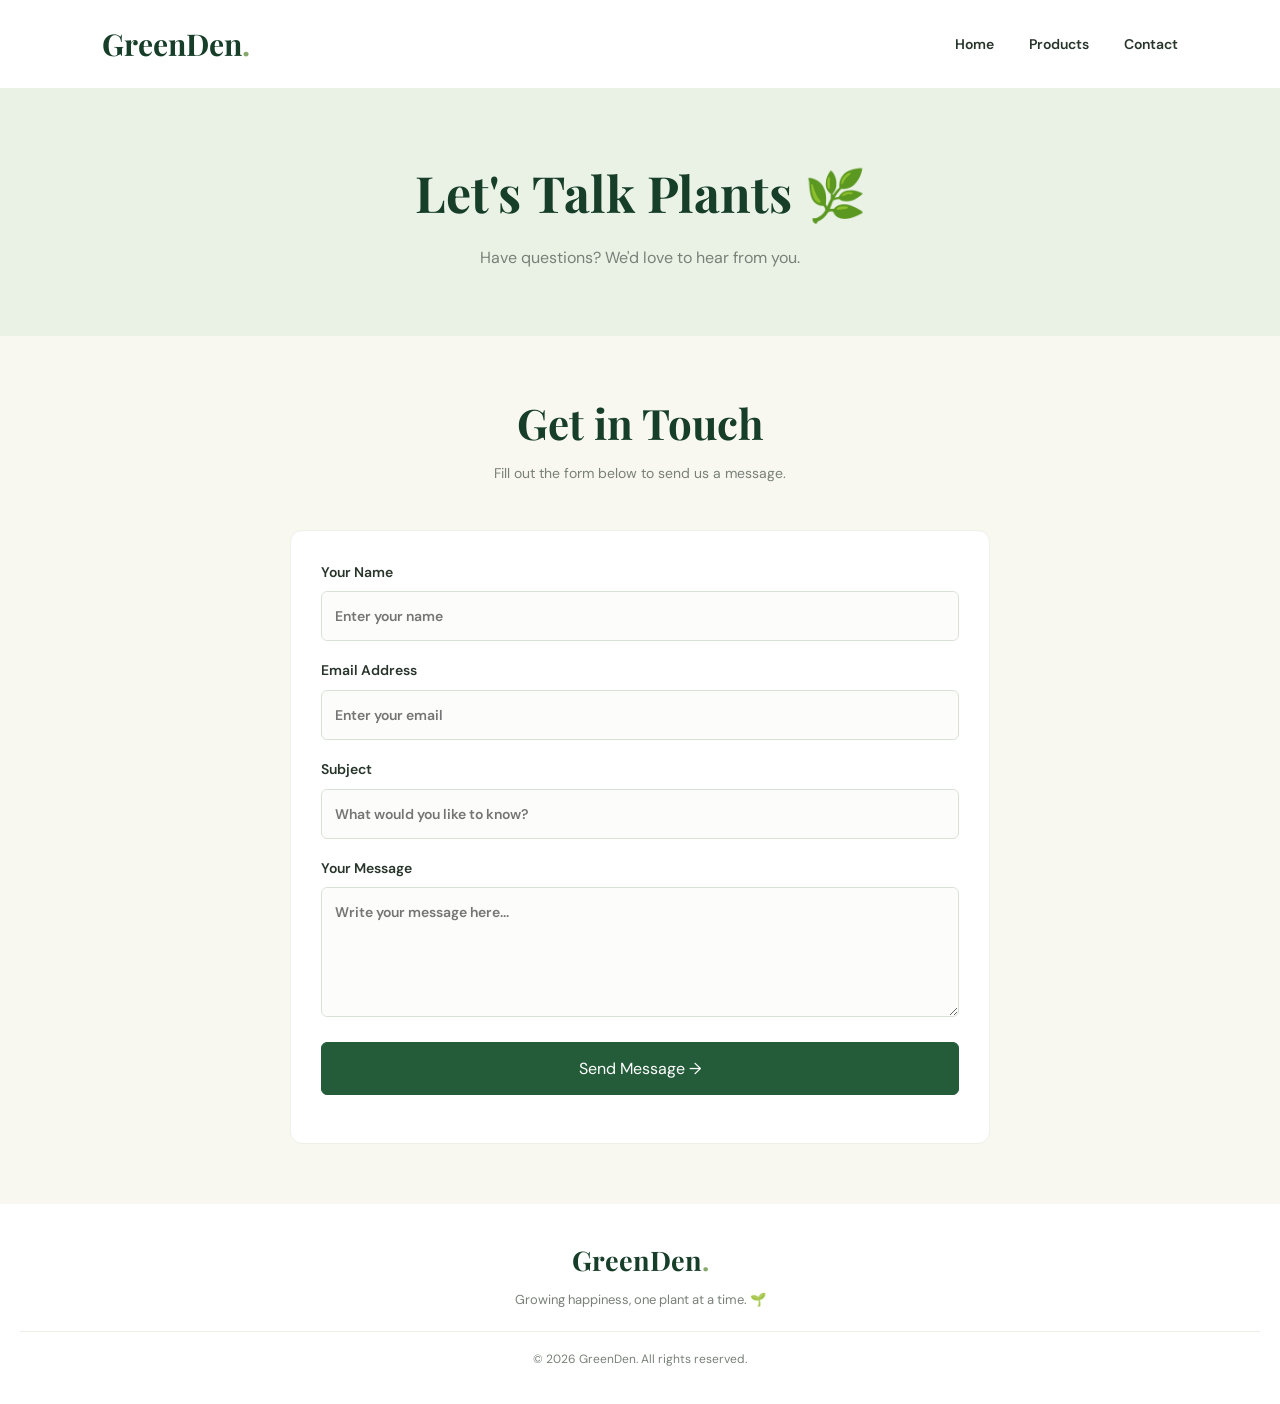
<file: contact.html>
<!DOCTYPE html>
<html lang="en">
<head>
    <meta charset="UTF-8">
    <meta name="viewport" content="width=device-width, initial-scale=1.0">
    <title>Contact Us | GreenDen</title>
    <link rel="stylesheet" href="style.css">
</head>

<body>

    <header class="navbar">
        <a href="index.html" class="logo">GreenDen<span>.</span></a>

        <nav>
            <a href="index.html">Home</a>
            <a href="products.html">Products</a>
            <a href="contact.html">Contact</a>
        </nav>
    </header>

    <section class="page-banner">
        <h1>Let's Talk Plants 🌿</h1>
        <p>Have questions? We'd love to hear from you.</p>
    </section>

    <main class="contact-container">

        <div class="section-heading">
            <h2>Get in Touch</h2>
            <p>Fill out the form below to send us a message.</p>
        </div>

        <form class="contact-form" id="contactForm">

            <label>
                Your Name
                <input
                    type="text"
                    name="name"
                    placeholder="Enter your name"
                    required
                >
            </label>

            <label>
                Email Address
                <input
                    type="email"
                    name="email"
                    placeholder="Enter your email"
                    required
                >
            </label>

            <label>
                Subject
                <input
                    type="text"
                    name="subject"
                    placeholder="What would you like to know?"
                    required
                >
            </label>

            <label>
                Your Message
                <textarea
                    name="message"
                    placeholder="Write your message here..."
                    required
                ></textarea>
            </label>

            <button type="submit" class="btn primary-btn">
                Send Message →
            </button>

            <p id="formMessage" role="status" aria-live="polite"></p>

        </form>

    </main>

    <footer>
        <a href="index.html" class="logo">GreenDen<span>.</span></a>
        <p>Growing happiness, one plant at a time. 🌱</p>
        <p class="copyright">© 2026 GreenDen. All rights reserved.</p>
    </footer>

    <script>
        const contactForm = document.getElementById("contactForm");
        const formMessage = document.getElementById("formMessage");

        contactForm.addEventListener("submit", function(event) {
            event.preventDefault();

            formMessage.textContent =
                "Thank you! Your form has been checked successfully.";

            formMessage.style.color = "#245c3a";

            contactForm.reset();
        });
    </script>

</body>
</html>
</file>
<file: style.css>
/* Google Font */
@import url('https://fonts.googleapis.com/css2?family=DM+Sans:wght@400;500;600;700&family=Playfair+Display:wght@500;600;700&display=swap');

/* Reset */
* {
    margin: 0;
    padding: 0;
    box-sizing: border-box;
}

:root {
    --green: #245c3a;
    --dark-green: #173e29;
    --light-green: #eaf2e6;
    --cream: #f8f8f1;
    --text: #28352b;
    --muted: #788078;
    --white: #ffffff;
}

html {
    scroll-behavior: smooth;
}

body {
    font-family: 'DM Sans', sans-serif;
    background-color: var(--cream);
    color: var(--text);
    line-height: 1.6;
}

a {
    text-decoration: none;
    color: inherit;
}

img {
    display: block;
    max-width: 100%;
}

/* Navbar */
.navbar {
    width: 100%;
    min-height: 85px;
    padding: 20px 8%;
    display: flex;
    justify-content: space-between;
    align-items: center;
    background: var(--white);
}

.logo {
    font-family: 'Playfair Display', serif;
    font-size: 30px;
    font-weight: 700;
    color: var(--dark-green);
}

.logo span {
    color: #86a96b;
}

.navbar nav {
    display: flex;
    gap: 35px;
}

.navbar nav a {
    font-size: 14px;
    font-weight: 600;
    transition: color 0.3s ease;
}

.navbar nav a:hover {
    color: #709858;
}

/* Hero Section */
.hero {
    padding: 75px 8%;
    display: grid;
    grid-template-columns: 1fr 0.9fr;
    align-items: center;
    gap: 65px;
    overflow: hidden;
}

.hero-content {
    max-width: 580px;
}

.tagline {
    color: #709858;
    font-size: 12px;
    font-weight: 700;
    letter-spacing: 3px;
    margin-bottom: 20px;
}

.hero h1 {
    font-family: 'Playfair Display', serif;
    font-size: clamp(42px, 5vw, 68px);
    line-height: 1.15;
    font-weight: 600;
    color: var(--dark-green);
    margin-bottom: 22px;
}

.hero h1 span,
.section-heading h2 span {
    color: #86a96b;
}

.hero-description {
    color: var(--muted);
    font-size: 16px;
    line-height: 1.9;
    max-width: 460px;
    margin-bottom: 30px;
}

.hero-buttons {
    display: flex;
    flex-wrap: wrap;
    gap: 14px;
}

.btn {
    display: inline-block;
    padding: 13px 23px;
    border-radius: 6px;
    font-size: 14px;
    font-weight: 600;
    transition: all 0.3s ease;
}

.primary-btn {
    color: var(--white);
    background: var(--green);
    border: 1px solid var(--green);
}

.primary-btn:hover {
    background: var(--dark-green);
    transform: translateY(-2px);
}

.secondary-btn {
    color: var(--green);
    border: 1px solid #b9cbb4;
    background: transparent;
}

.secondary-btn:hover {
    background: var(--light-green);
}

.hero-stats {
    display: flex;
    flex-wrap: wrap;
    gap: 38px;
    margin-top: 48px;
}

.hero-stats h3 {
    color: var(--dark-green);
    font-size: 24px;
}

.hero-stats p {
    color: var(--muted);
    font-size: 12px;
}

/* Hero Image */
.hero-image {
    position: relative;
    padding: 0 0 25px 25px;
}

.hero-image::before {
    content: "";
    position: absolute;
    top: -20px;
    right: -20px;
    width: 75%;
    height: 85%;
    background: #dce9d4;
    border-radius: 48% 48% 8px 8px;
    z-index: -1;
}

.hero-image > img {
    width: 100%;
    height: 440px;
    object-fit: cover;
    border-radius: 48% 48% 8px 8px;
}

.image-label {
    position: absolute;
    bottom: 0;
    left: 0;
    display: flex;
    align-items: center;
    gap: 13px;
    padding: 17px 22px;
    background: var(--white);
    border-radius: 10px;
    box-shadow: 0 10px 35px #203c2415;
}

.image-label > span {
    font-size: 28px;
}

.image-label strong {
    font-size: 13px;
}

.image-label p {
    font-size: 11px;
    color: var(--muted);
}

/* Features */
.features {
    padding: 35px 8%;
    display: grid;
    grid-template-columns: repeat(3, 1fr);
    gap: 20px;
    background: var(--white);
}

.feature-card {
    padding: 25px;
    border-right: 1px solid #edf0e9;
}

.feature-card:last-child {
    border-right: none;
}

.feature-card > span {
    font-size: 30px;
}

.feature-card h3 {
    color: var(--dark-green);
    font-size: 17px;
    margin: 10px 0 6px;
}

.feature-card p {
    color: var(--muted);
    font-size: 13px;
}

/* Product Section */
.products-section {
    padding: 90px 8%;
}

.section-heading {
    text-align: center;
    margin-bottom: 45px;
}

.section-heading .tagline {
    margin-bottom: 10px;
}

.section-heading h2 {
    font-family: 'Playfair Display', serif;
    color: var(--dark-green);
    font-size: clamp(28px, 4vw, 42px);
    line-height: 1.3;
    margin-bottom: 12px;
}

.section-heading > p:last-child {
    color: var(--muted);
    font-size: 14px;
}

.product-grid {
    display: grid;
    grid-template-columns: repeat(3, minmax(0, 1fr));
    gap: 28px;
}

.product-card {
    background: var(--white);
    border-radius: 12px;
    overflow: hidden;
    border: 1px solid #edf0e9;
    transition: transform 0.3s ease, box-shadow 0.3s ease;
}

.product-card:hover {
    transform: translateY(-7px);
    box-shadow: 0 15px 35px #203c2412;
}

.product-card > img {
    width: 100%;
    height: 250px;
    object-fit: cover;
    background: var(--light-green);
}

.product-info {
    padding: 22px;
}

.category {
    color: #709858;
    font-size: 10px;
    font-weight: 700;
    letter-spacing: 1.5px;
}

.product-info h3 {
    font-family: 'Playfair Display', serif;
    color: var(--dark-green);
    font-size: 22px;
    margin: 8px 0;
}

.product-info > p {
    color: var(--muted);
    font-size: 13px;
}

.price-row {
    display: flex;
    justify-content: space-between;
    align-items: center;
    margin-top: 22px;
    padding-top: 15px;
    border-top: 1px solid #edf0e9;
}

.price-row strong {
    color: var(--dark-green);
    font-size: 20px;
}

.shop-btn {
    color: var(--green);
    font-size: 13px;
    font-weight: 700;
}

.shop-btn:hover {
    color: #86a96b;
}

.view-all {
    text-align: center;
    margin-top: 40px;
}

/* Newsletter */
.newsletter {
    padding: 65px 20px;
    text-align: center;
    background: var(--dark-green);
    color: var(--white);
}

.newsletter .tagline {
    color: #c0d9a8;
    margin-bottom: 12px;
}

.newsletter h2 {
    font-family: 'Playfair Display', serif;
    font-size: clamp(28px, 4vw, 40px);
    margin-bottom: 10px;
}

.newsletter > p:not(.tagline) {
    color: #d2dfd3;
    margin-bottom: 25px;
    font-size: 14px;
}

.light-btn {
    color: var(--dark-green);
    background: var(--white);
}

.light-btn:hover {
    background: var(--light-green);
}

/* Footer */
footer {
    text-align: center;
    padding: 35px 20px;
    background: var(--white);
}

footer .logo {
    font-size: 27px;
}

footer > p {
    color: var(--muted);
    font-size: 13px;
    margin-top: 8px;
}

footer .copyright {
    margin-top: 20px;
    padding-top: 18px;
    border-top: 1px solid #edf0e9;
    font-size: 12px;
}

/* Products and Contact Pages */
.page-banner {
    padding: 65px 8%;
    text-align: center;
    background: var(--light-green);
}

.page-banner h1 {
    font-family: 'Playfair Display', serif;
    font-size: clamp(35px, 5vw, 50px);
    color: var(--dark-green);
}

.page-banner p {
    color: var(--muted);
    margin-top: 12px;
}

.contact-container {
    max-width: 750px;
    margin: 60px auto;
    padding: 0 25px;
}

.contact-form {
    display: grid;
    gap: 18px;
    padding: 30px;
    background: var(--white);
    border-radius: 12px;
    border: 1px solid #edf0e9;
}

.contact-form label {
    font-weight: 600;
    font-size: 14px;
}

.contact-form input,
.contact-form textarea {
    width: 100%;
    margin-top: 8px;
    padding: 13px;
    border: 1px solid #d9e1d5;
    border-radius: 6px;
    font: inherit;
    background: #fcfdfb;
}

.contact-form textarea {
    min-height: 130px;
    resize: vertical;
}

.contact-form input:focus,
.contact-form textarea:focus {
    outline: 2px solid #b7d1a7;
    border-color: var(--green);
}

.contact-form button {
    font: inherit;
    cursor: pointer;
}

/* Tablet */
@media (max-width: 900px) {
    .hero {
        grid-template-columns: 1fr 0.85fr;
        gap: 30px;
        padding: 55px 5%;
    }

    .hero-image > img {
        height: 360px;
    }

    .hero-stats {
        gap: 22px;
    }

    .features,
    .products-section {
        padding-left: 5%;
        padding-right: 5%;
    }

    .product-grid {
        gap: 16px;
    }

    .product-card > img {
        height: 210px;
    }

    .product-info {
        padding: 16px;
    }
}

/* Mobile */
@media (max-width: 650px) {
    .navbar {
        padding: 18px 5%;
        flex-direction: column;
        gap: 15px;
    }

    .navbar nav {
        gap: 25px;
    }

    .hero {
        grid-template-columns: 1fr;
        padding: 45px 6%;
        gap: 40px;
    }

    .hero h1 {
        font-size: 45px;
    }

    .hero-description {
        font-size: 14px;
    }

    .hero-stats {
        gap: 25px;
    }

    .hero-image {
        margin: 0 8px;
    }

    .hero-image > img {
        height: 350px;
    }

    .features {
        grid-template-columns: 1fr;
        padding: 25px 6%;
    }

    .feature-card {
        border-right: none;
        border-bottom: 1px solid #edf0e9;
    }

    .feature-card:last-child {
        border-bottom: none;
    }

    .products-section {
        padding: 60px 6%;
    }

    .product-grid {
        grid-template-columns: 1fr;
        gap: 25px;
    }

    .product-card > img {
        height: 280px;
    }

    .section-heading h2 {
        font-size: 31px;
    }

    .newsletter {
        padding: 50px 20px;
    }

    .image-label {
        padding: 12px;
    }
}

/* Small Mobile */
@media (max-width: 380px) {
    .navbar nav {
        gap: 17px;
    }

    .navbar nav a {
        font-size: 13px;
    }

    .hero h1 {
        font-size: 38px;
    }

    .hero-stats {
        gap: 18px;
    }

    .hero-stats h3 {
        font-size: 20px;
    }

    .hero-image > img {
        height: 280px;
    }
}
</file>
